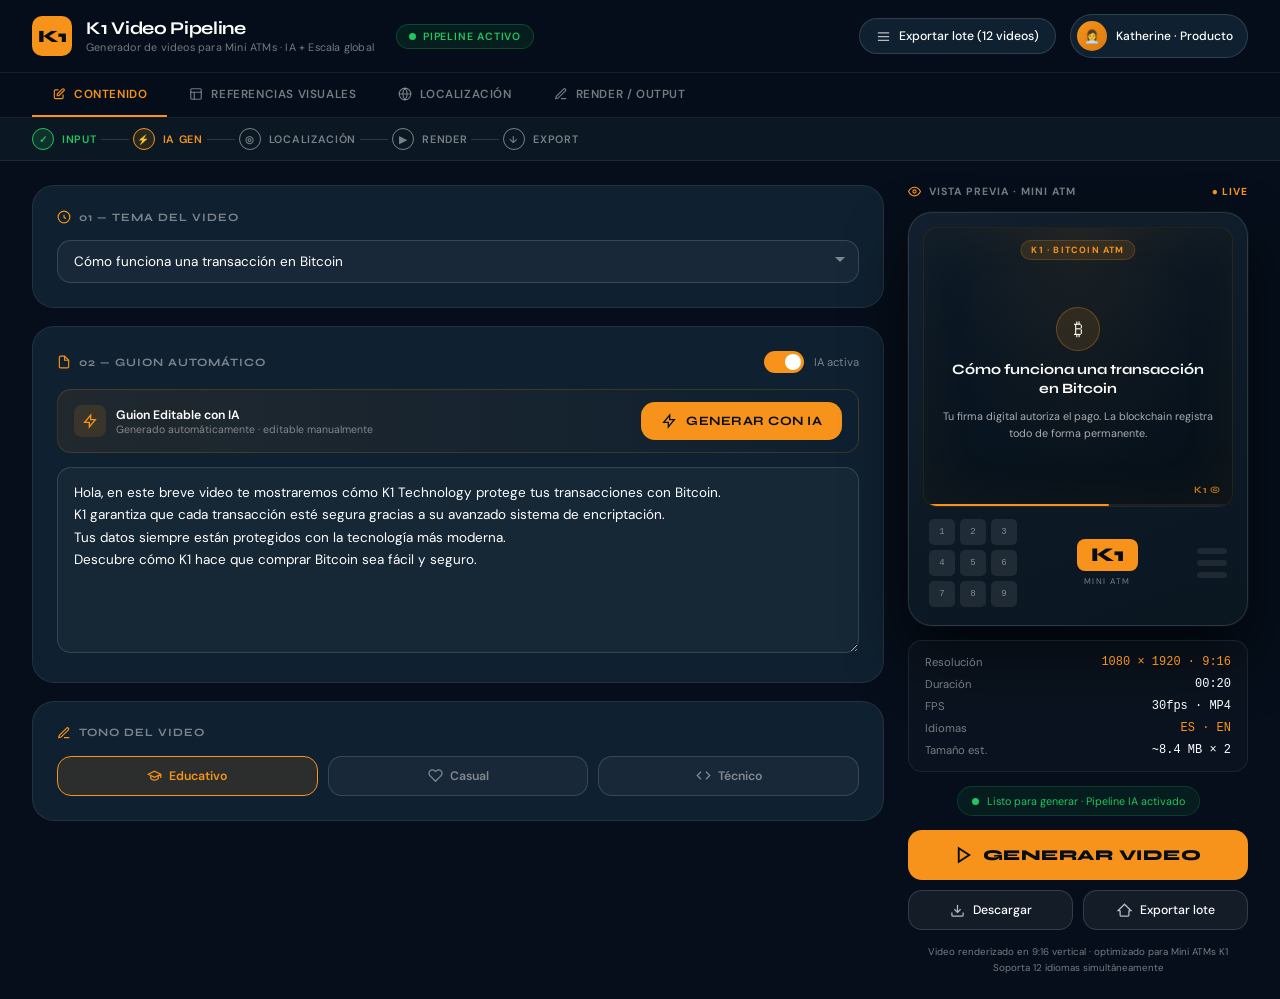
<file: index2.html>
<!DOCTYPE html>
<html lang="es">
<head>
  <meta charset="UTF-8" />
  <meta name="viewport" content="width=device-width, initial-scale=1.0" />
  <title>K1 Video Pipeline</title>
  <link rel="preconnect" href="https://fonts.googleapis.com" />
  <link rel="preconnect" href="https://fonts.gstatic.com" crossorigin />
  <link href="https://fonts.googleapis.com/css2?family=Syne:wght@400;600;700;800&family=DM+Sans:ital,opsz,wght@0,9..40,300;0,9..40,400;0,9..40,500;1,9..40,300&display=swap" rel="stylesheet" />
  <style>
    /* ─── RESET & BASE ─── */
    *, *::before, *::after { box-sizing: border-box; margin: 0; padding: 0; }
    :root {
      --bg:        #050e1a;
      --surface:   #0b1824;
      --card:      #0f2030;
      --border:    rgba(255,255,255,0.08);
      --border2:   rgba(255,255,255,0.14);
      --orange:    #f7931a;
      --orange-d:  #d97a10;
      --orange-s:  rgba(247,147,26,0.12);
      --orange-m:  rgba(247,147,26,0.22);
      --white:     #ffffff;
      --muted:     rgba(255,255,255,0.45);
      --dim:       rgba(255,255,255,0.18);
      --green:     #22c55e;
      --font-h:    'Syne', sans-serif;
      --font-b:    'DM Sans', sans-serif;
      --r:         14px;
      --r2:        22px;
      --r3:        999px;
    }
    html { font-size: 15px; }
    body {
      font-family: var(--font-b);
      background: var(--bg);
      color: var(--white);
      min-height: 100vh;
      overflow-x: hidden;
    }
    button { cursor: pointer; font-family: var(--font-b); border: none; outline: none; }
    select, textarea { font-family: var(--font-b); color: var(--white); outline: none; }
    input[type="range"] { cursor: pointer; accent-color: var(--orange); }

    /* ─── SCROLLBAR ─── */
    ::-webkit-scrollbar { width: 5px; }
    ::-webkit-scrollbar-track { background: var(--surface); }
    ::-webkit-scrollbar-thumb { background: var(--orange-m); border-radius: 99px; }

    /* ─── HEADER ─── */
    header {
      position: sticky;
      top: 0;
      z-index: 100;
      background: rgba(5,14,26,0.92);
      backdrop-filter: blur(18px);
      border-bottom: 1px solid var(--border);
    }
    .header-top {
      display: flex;
      align-items: center;
      justify-content: space-between;
      padding: 14px 32px;
    }
    .logo-wrap {
      display: flex;
      align-items: center;
      gap: 14px;
    }
    .logo-box {
      width: 40px;
      height: 40px;
      background: var(--orange);
      border-radius: 10px;
      display: flex;
      align-items: center;
      justify-content: center;
      font-family: var(--font-h);
      font-weight: 800;
      font-size: 1.15rem;
      color: #050e1a;
      letter-spacing: -0.5px;
      flex-shrink: 0;
    }
    .logo-text h1 {
      font-family: var(--font-h);
      font-size: 1.2rem;
      font-weight: 700;
      letter-spacing: -0.3px;
      line-height: 1.2;
    }
    .logo-text p {
      font-size: 0.72rem;
      color: var(--muted);
      letter-spacing: 0.2px;
    }
    .badge-active {
      display: flex;
      align-items: center;
      gap: 7px;
      background: rgba(34,197,94,0.1);
      border: 1px solid rgba(34,197,94,0.25);
      color: var(--green);
      font-size: 0.7rem;
      font-weight: 600;
      letter-spacing: 0.8px;
      padding: 5px 12px;
      border-radius: var(--r3);
    }
    .badge-active span {
      width: 7px;
      height: 7px;
      background: var(--green);
      border-radius: 50%;
      display: inline-block;
      animation: pulse 1.4s ease-in-out infinite;
    }
    @keyframes pulse {
      0%,100% { opacity: 1; transform: scale(1); }
      50%      { opacity: 0.4; transform: scale(0.7); }
    }
    .header-right {
      display: flex;
      align-items: center;
      gap: 14px;
    }
    .pill-btn {
      display: flex;
      align-items: center;
      gap: 8px;
      background: var(--card);
      border: 1px solid var(--border2);
      color: var(--white);
      padding: 9px 16px;
      border-radius: var(--r3);
      font-size: 0.82rem;
      font-weight: 500;
      transition: background 0.18s;
    }
    .pill-btn:hover { background: rgba(255,255,255,0.07); }
    .pill-btn svg { width: 15px; height: 15px; opacity: 0.7; }
    .user-chip {
      display: flex;
      align-items: center;
      gap: 9px;
      padding: 6px 14px 6px 6px;
      background: var(--card);
      border: 1px solid var(--border2);
      border-radius: var(--r3);
    }
    .user-avatar {
      width: 30px;
      height: 30px;
      background: linear-gradient(135deg, var(--orange), #d97a10);
      border-radius: 50%;
      display: flex;
      align-items: center;
      justify-content: center;
      font-size: 0.85rem;
    }
    .user-chip span { font-size: 0.8rem; font-weight: 500; }

    /* ─── TABS ─── */
    .tabs-bar {
      display: flex;
      align-items: center;
      gap: 2px;
      padding: 0 32px;
      border-top: 1px solid var(--border);
    }
    .tab-btn {
      display: flex;
      align-items: center;
      gap: 8px;
      padding: 13px 20px;
      background: none;
      color: var(--muted);
      font-size: 0.78rem;
      font-weight: 600;
      letter-spacing: 0.6px;
      border-bottom: 2.5px solid transparent;
      transition: color 0.18s, border-color 0.18s;
    }
    .tab-btn:hover { color: var(--white); }
    .tab-btn.active {
      color: var(--orange);
      border-bottom-color: var(--orange);
    }
    .tab-btn svg { width: 14px; height: 14px; }

    /* ─── PIPELINE FLOW BAR ─── */
    .flow-bar {
      display: flex;
      align-items: center;
      gap: 0;
      padding: 10px 32px;
      background: var(--surface);
      border-bottom: 1px solid var(--border);
      overflow-x: auto;
    }
    .flow-step {
      display: flex;
      align-items: center;
      gap: 8px;
      font-size: 0.72rem;
      font-weight: 600;
      letter-spacing: 0.7px;
      color: var(--muted);
      white-space: nowrap;
    }
    .flow-step.done { color: var(--green); }
    .flow-step.active { color: var(--orange); }
    .flow-dot {
      width: 22px;
      height: 22px;
      border-radius: 50%;
      display: flex;
      align-items: center;
      justify-content: center;
      border: 1.5px solid currentColor;
      font-size: 0.65rem;
    }
    .flow-step.done .flow-dot { background: rgba(34,197,94,0.15); }
    .flow-step.active .flow-dot { background: var(--orange-s); animation: pulse 1.4s infinite; }
    .flow-arrow {
      width: 28px;
      height: 1px;
      background: var(--border2);
      margin: 0 4px;
      flex-shrink: 0;
    }

    /* ─── LAYOUT ─── */
    .main-layout {
      display: flex;
      gap: 24px;
      padding: 24px 32px;
      min-height: calc(100vh - 120px);
    }
    .left-panel {
      flex: 1;
      min-width: 0;
      display: flex;
      flex-direction: column;
      gap: 18px;
    }
    .right-panel {
      width: 340px;
      flex-shrink: 0;
      position: sticky;
      top: 112px;
      align-self: flex-start;
    }

    /* ─── CARDS ─── */
    .card {
      background: var(--card);
      border: 1px solid var(--border);
      border-radius: var(--r2);
      padding: 24px;
    }
    .card-title {
      font-family: var(--font-h);
      font-size: 0.75rem;
      font-weight: 700;
      letter-spacing: 1px;
      color: var(--muted);
      text-transform: uppercase;
      margin-bottom: 16px;
      display: flex;
      align-items: center;
      gap: 8px;
    }
    .card-title svg { width: 14px; height: 14px; color: var(--orange); }

    /* ─── SECTION PANELS (hidden/shown) ─── */
    .section-panel { display: none; flex-direction: column; gap: 18px; }
    .section-panel.active { display: flex; }

    /* ─── INPUTS ─── */
    .field-label {
      font-size: 0.75rem;
      font-weight: 500;
      color: var(--muted);
      margin-bottom: 8px;
      letter-spacing: 0.3px;
    }
    .styled-select {
      width: 100%;
      background: rgba(255,255,255,0.04);
      border: 1px solid var(--border2);
      border-radius: var(--r);
      padding: 12px 16px;
      color: var(--white);
      font-size: 0.9rem;
      appearance: none;
      cursor: pointer;
      transition: border-color 0.18s;
    }
    .styled-select:focus { border-color: var(--orange); }
    .select-wrap { position: relative; }
    .select-wrap::after {
      content: '';
      position: absolute;
      right: 14px;
      top: 50%;
      transform: translateY(-50%);
      border: 5px solid transparent;
      border-top-color: var(--muted);
      pointer-events: none;
    }
    .styled-textarea {
      width: 100%;
      background: rgba(255,255,255,0.03);
      border: 1px solid var(--border2);
      border-radius: var(--r);
      padding: 14px 16px;
      color: var(--white);
      font-size: 0.9rem;
      line-height: 1.65;
      resize: vertical;
      min-height: 150px;
      transition: border-color 0.18s;
    }
    .styled-textarea:focus { border-color: var(--orange); }

    /* ─── TONO BUTTONS ─── */
    .tono-group { display: flex; gap: 10px; }
    .tono-btn {
      flex: 1;
      padding: 11px 14px;
      background: rgba(255,255,255,0.04);
      border: 1.5px solid var(--border2);
      border-radius: var(--r);
      color: var(--muted);
      font-size: 0.82rem;
      font-weight: 600;
      display: flex;
      align-items: center;
      gap: 7px;
      justify-content: center;
      transition: all 0.18s;
    }
    .tono-btn:hover { border-color: var(--dim); color: var(--white); }
    .tono-btn.active {
      border-color: var(--orange);
      background: var(--orange-s);
      color: var(--orange);
    }
    .tono-btn svg { width: 15px; height: 15px; }

    /* ─── AI BANNER ─── */
    .ai-banner {
      display: flex;
      align-items: center;
      justify-content: space-between;
      background: linear-gradient(90deg, rgba(247,147,26,0.08) 0%, transparent 100%);
      border: 1px solid rgba(247,147,26,0.18);
      border-radius: var(--r);
      padding: 12px 16px;
    }
    .ai-banner-left { display: flex; align-items: center; gap: 10px; }
    .ai-icon {
      width: 32px;
      height: 32px;
      background: var(--orange-s);
      border-radius: 8px;
      display: flex;
      align-items: center;
      justify-content: center;
    }
    .ai-icon svg { width: 16px; height: 16px; color: var(--orange); }
    .ai-label { font-size: 0.82rem; font-weight: 600; }
    .ai-sub { font-size: 0.7rem; color: var(--muted); }

    /* ─── TOGGLE ─── */
    .toggle-wrap { display: flex; align-items: center; gap: 9px; }
    .toggle {
      position: relative;
      width: 40px;
      height: 22px;
      cursor: pointer;
    }
    .toggle input { opacity: 0; width: 0; height: 0; }
    .toggle-track {
      position: absolute;
      inset: 0;
      background: rgba(255,255,255,0.12);
      border-radius: 99px;
      transition: background 0.2s;
    }
    .toggle input:checked + .toggle-track { background: var(--orange); }
    .toggle-thumb {
      position: absolute;
      top: 3px;
      left: 3px;
      width: 16px;
      height: 16px;
      background: white;
      border-radius: 50%;
      transition: transform 0.2s;
      pointer-events: none;
    }
    .toggle input:checked ~ .toggle-thumb { transform: translateX(18px); }

    /* ─── ORANGE BUTTON ─── */
    .btn-orange {
      display: flex;
      align-items: center;
      justify-content: center;
      gap: 9px;
      background: var(--orange);
      color: #050e1a;
      font-family: var(--font-h);
      font-weight: 700;
      font-size: 0.85rem;
      letter-spacing: 0.5px;
      padding: 11px 20px;
      border-radius: var(--r);
      transition: background 0.18s, transform 0.1s;
      white-space: nowrap;
      flex-shrink: 0;
    }
    .btn-orange:hover { background: var(--orange-d); }
    .btn-orange:active { transform: scale(0.97); }
    .btn-orange svg { width: 16px; height: 16px; }
    .btn-ghost {
      display: flex;
      align-items: center;
      justify-content: center;
      gap: 8px;
      background: rgba(255,255,255,0.06);
      border: 1px solid var(--border2);
      color: var(--white);
      font-size: 0.82rem;
      font-weight: 500;
      padding: 11px 18px;
      border-radius: var(--r);
      transition: background 0.18s;
      white-space: nowrap;
    }
    .btn-ghost:hover { background: rgba(255,255,255,0.1); }
    .btn-ghost svg { width: 15px; height: 15px; opacity: 0.7; }

    /* ─── DRAG & DROP ZONE ─── */
    .drop-zone {
      border: 2px dashed rgba(255,255,255,0.15);
      border-radius: var(--r2);
      padding: 40px 24px;
      text-align: center;
      cursor: pointer;
      transition: border-color 0.2s, background 0.2s;
    }
    .drop-zone:hover, .drop-zone.over {
      border-color: var(--orange);
      background: var(--orange-s);
    }
    .drop-icon {
      width: 52px;
      height: 52px;
      background: var(--orange-s);
      border-radius: var(--r);
      display: flex;
      align-items: center;
      justify-content: center;
      margin: 0 auto 16px;
    }
    .drop-icon svg { width: 24px; height: 24px; color: var(--orange); }
    .drop-title { font-family: var(--font-h); font-size: 1rem; font-weight: 600; margin-bottom: 6px; }
    .drop-sub { font-size: 0.78rem; color: var(--muted); }
    .assets-grid {
      display: grid;
      grid-template-columns: repeat(5, 1fr);
      gap: 10px;
      margin-top: 20px;
    }
    .asset-thumb {
      aspect-ratio: 1;
      background: rgba(255,255,255,0.04);
      border: 1px solid var(--border2);
      border-radius: var(--r);
      display: flex;
      flex-direction: column;
      align-items: center;
      justify-content: center;
      font-size: 0.65rem;
      color: var(--muted);
      gap: 5px;
      font-weight: 600;
      letter-spacing: 0.3px;
      cursor: pointer;
      transition: border-color 0.18s;
    }
    .asset-thumb:hover { border-color: var(--orange); }
    .asset-thumb svg { width: 20px; height: 20px; }

    /* ─── CHIPS ─── */
    .chips-wrap { display: flex; flex-wrap: wrap; gap: 8px; }
    .chip {
      padding: 8px 16px;
      border-radius: var(--r3);
      font-size: 0.8rem;
      font-weight: 500;
      cursor: pointer;
      border: 1.5px solid var(--border2);
      background: rgba(255,255,255,0.04);
      color: var(--muted);
      transition: all 0.18s;
      user-select: none;
    }
    .chip:hover { border-color: var(--dim); color: var(--white); }
    .chip.active {
      background: var(--orange-s);
      border-color: var(--orange);
      color: var(--orange);
    }

    /* ─── REGION BUTTONS ─── */
    .region-grid { display: grid; grid-template-columns: 1fr 1fr; gap: 10px; }
    .region-btn {
      padding: 14px 16px;
      border-radius: var(--r);
      border: 1.5px solid var(--border2);
      background: rgba(255,255,255,0.03);
      color: var(--muted);
      font-size: 0.85rem;
      font-weight: 500;
      text-align: center;
      cursor: pointer;
      transition: all 0.18s;
    }
    .region-btn:hover { border-color: var(--dim); color: var(--white); }
    .region-btn.active {
      border-color: var(--orange);
      background: var(--orange-s);
      color: var(--orange);
    }

    /* ─── RENDER OPTIONS ─── */
    .opt-row { display: flex; gap: 10px; }
    .opt-btn {
      flex: 1;
      padding: 12px 14px;
      border-radius: var(--r);
      border: 1.5px solid var(--border2);
      background: rgba(255,255,255,0.03);
      color: var(--muted);
      font-size: 0.82rem;
      font-weight: 600;
      text-align: center;
      cursor: pointer;
      transition: all 0.18s;
    }
    .opt-btn:hover { border-color: var(--dim); color: var(--white); }
    .opt-btn.active {
      border-color: var(--orange);
      background: var(--orange-s);
      color: var(--orange);
    }
    .opt-btn small { display: block; font-size: 0.65rem; font-weight: 400; color: var(--muted); margin-top: 3px; }
    .slider-row { display: flex; flex-direction: column; gap: 8px; }
    .slider-row-top { display: flex; justify-content: space-between; align-items: center; }
    .slider-row-top span { font-size: 0.82rem; color: var(--muted); }
    .slider-val { color: var(--orange); font-weight: 600; }
    input[type="range"] {
      width: 100%;
      height: 4px;
      background: var(--border2);
      border-radius: 99px;
      appearance: none;
    }
    input[type="range"]::-webkit-slider-thumb {
      appearance: none;
      width: 16px;
      height: 16px;
      background: var(--orange);
      border-radius: 50%;
      cursor: pointer;
      box-shadow: 0 0 0 3px rgba(247,147,26,0.2);
    }

    /* ─── RIGHT PANEL: ATM PREVIEW ─── */
    .preview-label {
      font-size: 0.7rem;
      font-weight: 700;
      letter-spacing: 1px;
      color: var(--muted);
      text-transform: uppercase;
      margin-bottom: 14px;
      display: flex;
      align-items: center;
      gap: 8px;
    }
    .preview-label svg { width: 13px; height: 13px; color: var(--orange); }

    /* ATM MOCKUP */
    .atm-shell {
      background: linear-gradient(160deg, #111f2e 0%, #0a1620 100%);
      border: 1.5px solid rgba(255,255,255,0.12);
      border-radius: 24px;
      padding: 14px;
      box-shadow: 0 30px 60px rgba(0,0,0,0.6), 0 0 0 1px rgba(255,255,255,0.04);
    }
    .atm-screen {
      background: linear-gradient(160deg, #0a1928 0%, #061018 100%);
      border-radius: 14px;
      height: 280px;
      position: relative;
      overflow: hidden;
      display: flex;
      flex-direction: column;
      align-items: center;
      justify-content: center;
      gap: 10px;
      text-align: center;
      padding: 20px 18px;
      border: 1px solid rgba(247,147,26,0.12);
      box-shadow: inset 0 0 60px rgba(247,147,26,0.06);
    }
    .atm-screen::before {
      content: '';
      position: absolute;
      inset: 0;
      background: radial-gradient(ellipse at 50% 0%, rgba(247,147,26,0.08) 0%, transparent 65%);
      pointer-events: none;
    }
    .atm-brand-tag {
      position: absolute;
      top: 12px;
      left: 50%;
      transform: translateX(-50%);
      background: rgba(247,147,26,0.12);
      border: 1px solid rgba(247,147,26,0.2);
      color: var(--orange);
      font-size: 0.6rem;
      font-weight: 700;
      letter-spacing: 1.2px;
      padding: 3px 10px;
      border-radius: 99px;
      white-space: nowrap;
    }
    .atm-bitcoin-icon {
      width: 44px;
      height: 44px;
      background: var(--orange-s);
      border: 1.5px solid rgba(247,147,26,0.3);
      border-radius: 50%;
      display: flex;
      align-items: center;
      justify-content: center;
      font-size: 1.2rem;
      margin-top: 14px;
    }
    .atm-title {
      font-family: var(--font-h);
      font-size: 0.95rem;
      font-weight: 700;
      line-height: 1.3;
    }
    #preview-guion {
      font-size: 0.72rem;
      color: rgba(255,255,255,0.65);
      line-height: 1.5;
      max-width: 100%;
    }
    .atm-watermark {
      position: absolute;
      bottom: 10px;
      right: 12px;
      font-family: var(--font-h);
      font-size: 0.65rem;
      font-weight: 700;
      color: var(--orange);
      opacity: 0.8;
      letter-spacing: 0.5px;
    }
    .atm-playbar {
      position: absolute;
      bottom: 0;
      left: 0;
      right: 0;
      height: 2.5px;
      background: rgba(255,255,255,0.06);
    }
    .atm-playbar-fill {
      height: 100%;
      width: 60%;
      background: var(--orange);
      border-radius: 99px;
      animation: playFill 20s linear infinite;
    }
    @keyframes playFill { from { width: 0%; } to { width: 100%; } }

    /* ATM BODY */
    .atm-body {
      display: flex;
      align-items: center;
      justify-content: space-between;
      padding: 12px 6px 4px;
    }
    .atm-keys {
      display: grid;
      grid-template-columns: repeat(3, 1fr);
      gap: 5px;
    }
    .key {
      width: 26px;
      height: 26px;
      background: rgba(255,255,255,0.08);
      border-radius: 5px;
      display: flex;
      align-items: center;
      justify-content: center;
      font-size: 0.6rem;
      color: var(--muted);
      font-family: 'Courier New', monospace;
    }
    .atm-logo-block {
      text-align: center;
    }
    .atm-logo-box {
      background: var(--orange);
      color: #050e1a;
      font-family: var(--font-h);
      font-weight: 800;
      font-size: 1.3rem;
      padding: 6px 14px;
      border-radius: 8px;
      letter-spacing: -0.5px;
      line-height: 1;
    }
    .atm-logo-sub {
      font-size: 0.55rem;
      color: var(--muted);
      letter-spacing: 1.5px;
      margin-top: 5px;
    }
    .atm-slot {
      display: flex;
      flex-direction: column;
      gap: 6px;
      align-items: center;
    }
    .slot-bar {
      width: 30px;
      height: 6px;
      background: rgba(255,255,255,0.08);
      border-radius: 3px;
    }

    /* ─── SPECS ─── */
    .specs-box {
      background: rgba(255,255,255,0.02);
      border: 1px solid var(--border);
      border-radius: var(--r);
      padding: 14px 16px;
      margin-top: 14px;
      display: flex;
      flex-direction: column;
      gap: 8px;
    }
    .spec-row {
      display: flex;
      justify-content: space-between;
      align-items: center;
      font-size: 0.75rem;
    }
    .spec-row span:first-child { color: var(--muted); }
    .spec-row span:last-child { color: var(--white); font-weight: 500; font-family: monospace; font-size: 0.8rem; }
    .spec-orange { color: var(--orange) !important; }

    /* ─── STATUS BAR ─── */
    .status-chip {
      display: flex;
      align-items: center;
      gap: 8px;
      font-size: 0.72rem;
      color: var(--green);
      background: rgba(34,197,94,0.08);
      border: 1px solid rgba(34,197,94,0.18);
      padding: 7px 14px;
      border-radius: var(--r3);
    }
    .status-chip span { width: 7px; height: 7px; background: var(--green); border-radius: 50%; animation: pulse 1.4s infinite; display: inline-block; }

    /* ─── ACTION BUTTONS ─── */
    .action-stack { display: flex; flex-direction: column; gap: 10px; margin-top: 14px; }
    .btn-primary-lg {
      width: 100%;
      background: var(--orange);
      color: #050e1a;
      font-family: var(--font-h);
      font-weight: 800;
      font-size: 1rem;
      letter-spacing: 0.5px;
      padding: 16px;
      border-radius: var(--r);
      display: flex;
      align-items: center;
      justify-content: center;
      gap: 10px;
      transition: background 0.18s, transform 0.1s;
      cursor: pointer;
      border: none;
    }
    .btn-primary-lg:hover { background: var(--orange-d); }
    .btn-primary-lg:active { transform: scale(0.98); }
    .btn-primary-lg svg { width: 18px; height: 18px; }
    .action-row { display: grid; grid-template-columns: 1fr 1fr 1fr; gap: 8px; }
    .btn-action {
      background: rgba(255,255,255,0.05);
      border: 1px solid var(--border2);
      color: var(--white);
      font-size: 0.72rem;
      font-weight: 600;
      padding: 12px 8px;
      border-radius: var(--r);
      display: flex;
      flex-direction: column;
      align-items: center;
      gap: 6px;
      cursor: pointer;
      transition: background 0.18s, border-color 0.18s;
    }
    .btn-action:hover { background: rgba(255,255,255,0.09); border-color: var(--dim); }
    .btn-action svg { width: 16px; height: 16px; opacity: 0.8; }

    /* ─── TOAST ─── */
    #toast {
      position: fixed;
      bottom: 28px;
      left: 50%;
      transform: translateX(-50%) translateY(80px);
      background: var(--card);
      border: 1px solid var(--orange);
      color: var(--white);
      padding: 13px 22px;
      border-radius: var(--r3);
      font-size: 0.85rem;
      font-weight: 500;
      display: flex;
      align-items: center;
      gap: 10px;
      opacity: 0;
      transition: transform 0.3s, opacity 0.3s;
      z-index: 999;
      white-space: nowrap;
    }
    #toast.show { transform: translateX(-50%) translateY(0); opacity: 1; }
    #toast svg { width: 16px; height: 16px; color: var(--orange); flex-shrink: 0; }

    /* ─── LOADING OVERLAY ─── */
    #loading-overlay {
      position: fixed;
      inset: 0;
      background: rgba(5,14,26,0.88);
      backdrop-filter: blur(12px);
      z-index: 200;
      display: none;
      flex-direction: column;
      align-items: center;
      justify-content: center;
      gap: 20px;
    }
    #loading-overlay.show { display: flex; }
    .loading-logo {
      background: var(--orange);
      color: #050e1a;
      font-family: var(--font-h);
      font-weight: 800;
      font-size: 1.8rem;
      padding: 12px 22px;
      border-radius: 14px;
      letter-spacing: -1px;
    }
    .loading-bar-wrap {
      width: 280px;
      height: 4px;
      background: var(--border2);
      border-radius: 99px;
      overflow: hidden;
    }
    .loading-bar {
      height: 100%;
      background: var(--orange);
      border-radius: 99px;
      animation: loadBar 2.2s ease-in-out forwards;
    }
    @keyframes loadBar { from { width: 0%; } to { width: 100%; } }
    .loading-text { font-size: 0.82rem; color: var(--muted); text-align: center; }
    .loading-steps { display: flex; flex-direction: column; gap: 10px; align-items: flex-start; margin-top: 6px; }
    .loading-step { font-size: 0.78rem; color: var(--muted); display: flex; align-items: center; gap: 10px; }
    .loading-step.done { color: var(--green); }
    .loading-step svg { width: 14px; height: 14px; }
  </style>
</head>
<body>

<!-- ─── HEADER ─── -->
<header>
  <div class="header-top">
    <div class="logo-wrap">
      <div class="logo-box">K1</div>
      <div class="logo-text">
        <h1>K1 Video Pipeline</h1>
        <p>Generador de videos para Mini ATMs · IA + Escala global</p>
      </div>
      <div class="badge-active" style="margin-left:8px;">
        <span></span>
        PIPELINE ACTIVO
      </div>
    </div>
    <div class="header-right">
      <button class="pill-btn" onclick="exportarLote()">
        <svg viewBox="0 0 24 24" fill="none" stroke="currentColor" stroke-width="2"><path d="M3 6h18M3 12h18M3 18h18"/></svg>
        Exportar lote (12 videos)
      </button>
      <div class="user-chip">
        <div class="user-avatar">👩‍💼</div>
        <span>Katherine · Producto</span>
      </div>
    </div>
  </div>

  <!-- TABS -->
  <div class="tabs-bar">
    <button class="tab-btn active" data-tab="0" onclick="switchTab(0)">
      <svg viewBox="0 0 24 24" fill="none" stroke="currentColor" stroke-width="2"><path d="M11 5H6a2 2 0 00-2 2v11a2 2 0 002 2h11a2 2 0 002-2v-5m-1.414-9.414a2 2 0 112.828 2.828L11.828 15H9v-2.828l8.586-8.586z"/></svg>
      CONTENIDO
    </button>
    <button class="tab-btn" data-tab="1" onclick="switchTab(1)">
      <svg viewBox="0 0 24 24" fill="none" stroke="currentColor" stroke-width="2"><rect x="3" y="3" width="18" height="18" rx="2"/><path d="M3 9h18M9 21V9"/></svg>
      REFERENCIAS VISUALES
    </button>
    <button class="tab-btn" data-tab="2" onclick="switchTab(2)">
      <svg viewBox="0 0 24 24" fill="none" stroke="currentColor" stroke-width="2"><circle cx="12" cy="12" r="10"/><path d="M2 12h20M12 2a15.3 15.3 0 010 20M12 2a15.3 15.3 0 000 20"/></svg>
      LOCALIZACIÓN
    </button>
    <button class="tab-btn" data-tab="3" onclick="switchTab(3)">
      <svg viewBox="0 0 24 24" fill="none" stroke="currentColor" stroke-width="2"><path d="M12 20h9M16.5 3.5a2.121 2.121 0 013 3L7 19l-4 1 1-4L16.5 3.5z"/></svg>
      RENDER / OUTPUT
    </button>
  </div>
</header>

<!-- ─── PIPELINE FLOW ─── -->
<div class="flow-bar">
  <div class="flow-step done">
    <div class="flow-dot">✓</div>
    INPUT
  </div>
  <div class="flow-arrow"></div>
  <div class="flow-step active">
    <div class="flow-dot">⚡</div>
    IA GEN
  </div>
  <div class="flow-arrow"></div>
  <div class="flow-step">
    <div class="flow-dot">◎</div>
    LOCALIZACIÓN
  </div>
  <div class="flow-arrow"></div>
  <div class="flow-step">
    <div class="flow-dot">▶</div>
    RENDER
  </div>
  <div class="flow-arrow"></div>
  <div class="flow-step">
    <div class="flow-dot">↓</div>
    EXPORT
  </div>
</div>

<!-- ─── MAIN LAYOUT ─── -->
<div class="main-layout">

  <!-- LEFT PANEL -->
  <div class="left-panel">

    <!-- ══════════ TAB 0: CONTENIDO ══════════ -->
    <div class="section-panel active" id="panel-0">

      <!-- Tema del video -->
      <div class="card">
        <div class="card-title">
          <svg viewBox="0 0 24 24" fill="none" stroke="currentColor" stroke-width="2"><circle cx="12" cy="12" r="10"/><path d="M12 8v4l3 3"/></svg>
          01 — TEMA DEL VIDEO
        </div>
        <div class="select-wrap">
          <select class="styled-select" id="tema-select" onchange="actualizarPreviewTitulo()">
            <option>Cómo funciona una transacción en Bitcoin</option>
            <option>Por qué El Salvador adoptó Bitcoin como moneda legal</option>
            <option>Cómo K1 Mini protege tu billetera digital</option>
            <option>Beneficios de comprar Bitcoin en un Mini ATM K1</option>
          </select>
        </div>
      </div>

      <!-- Guion automático -->
      <div class="card">
        <div style="display:flex;align-items:center;justify-content:space-between;margin-bottom:16px;">
          <div class="card-title" style="margin:0;">
            <svg viewBox="0 0 24 24" fill="none" stroke="currentColor" stroke-width="2" style="color:var(--orange)"><path d="M13 2H6a2 2 0 00-2 2v16a2 2 0 002 2h12a2 2 0 002-2V9z"/><polyline points="13 2 13 9 20 9"/></svg>
            02 — GUION AUTOMÁTICO
          </div>
          <div style="display:flex;align-items:center;gap:10px;">
            <label class="toggle">
              <input type="checkbox" checked id="ia-toggle" />
              <div class="toggle-track"></div>
              <div class="toggle-thumb"></div>
            </label>
            <span style="font-size:0.75rem;color:var(--muted);">IA activa</span>
          </div>
        </div>

        <!-- AI Banner -->
        <div class="ai-banner" style="margin-bottom:14px;">
          <div class="ai-banner-left">
            <div class="ai-icon">
              <svg viewBox="0 0 24 24" fill="none" stroke="currentColor" stroke-width="2"><path d="M13 10V3L4 14h7v7l9-11h-7z"/></svg>
            </div>
            <div>
              <div class="ai-label">Guion Editable con IA</div>
              <div class="ai-sub">Generado automáticamente · editable manualmente</div>
            </div>
          </div>
          <button class="btn-orange" onclick="generarConIA()">
            <svg viewBox="0 0 24 24" fill="none" stroke="currentColor" stroke-width="2"><path d="M13 10V3L4 14h7v7l9-11h-7z"/></svg>
            GENERAR CON IA
          </button>
        </div>

        <textarea class="styled-textarea" id="guion-textarea" rows="7"
          oninput="actualizarPreviewGuion()"
>Hola, en este breve video te mostraremos cómo K1 Technology protege tus transacciones con Bitcoin.
K1 garantiza que cada transacción esté segura gracias a su avanzado sistema de encriptación.
Tus datos siempre están protegidos con la tecnología más moderna.
Descubre cómo K1 hace que comprar Bitcoin sea fácil y seguro.</textarea>
      </div>

      <!-- Tono -->
      <div class="card">
        <div class="card-title">
          <svg viewBox="0 0 24 24" fill="none" stroke="currentColor" stroke-width="2"><path d="M12 20h9M16.5 3.5a2.121 2.121 0 013 3L7 19l-4 1 1-4L16.5 3.5z"/></svg>
          TONO DEL VIDEO
        </div>
        <div class="tono-group">
          <button class="tono-btn active" onclick="seleccionarTono(this)">
            <svg viewBox="0 0 24 24" fill="none" stroke="currentColor" stroke-width="2"><path d="M22 10v6M2 10l10-5 10 5-10 5z"/><path d="M6 12v5c3 3 9 3 12 0v-5"/></svg>
            Educativo
          </button>
          <button class="tono-btn" onclick="seleccionarTono(this)">
            <svg viewBox="0 0 24 24" fill="none" stroke="currentColor" stroke-width="2"><path d="M20.84 4.61a5.5 5.5 0 00-7.78 0L12 5.67l-1.06-1.06a5.5 5.5 0 00-7.78 7.78l1.06 1.06L12 21.23l7.78-7.78 1.06-1.06a5.5 5.5 0 000-7.78z"/></svg>
            Casual
          </button>
          <button class="tono-btn" onclick="seleccionarTono(this)">
            <svg viewBox="0 0 24 24" fill="none" stroke="currentColor" stroke-width="2"><polyline points="16 18 22 12 16 6"/><polyline points="8 6 2 12 8 18"/></svg>
            Técnico
          </button>
        </div>
      </div>
    </div>

    <!-- ══════════ TAB 1: REFERENCIAS VISUALES ══════════ -->
    <div class="section-panel" id="panel-1">
      <div class="card">
        <div class="card-title">
          <svg viewBox="0 0 24 24" fill="none" stroke="currentColor" stroke-width="2"><rect x="3" y="3" width="18" height="18" rx="2"/><circle cx="8.5" cy="8.5" r="1.5"/><polyline points="21 15 16 10 5 21"/></svg>
          03 — REFERENCIAS VISUALES &amp; ASSETS
        </div>

        <div class="drop-zone" id="drop-zone"
          ondragover="event.preventDefault();this.classList.add('over')"
          ondragleave="this.classList.remove('over')"
          ondrop="handleDrop(event)"
          onclick="document.getElementById('file-input').click()">
          <div class="drop-icon">
            <svg viewBox="0 0 24 24" fill="none" stroke="currentColor" stroke-width="2"><polyline points="16 16 12 12 8 16"/><line x1="12" y1="12" x2="12" y2="21"/><path d="M20.39 18.39A5 5 0 0018 9h-1.26A8 8 0 103 16.3"/></svg>
          </div>
          <div class="drop-title">Arrastra imágenes, logos o estilos aquí</div>
          <div class="drop-sub">PNG · JPG · SVG · MP4 · Hasta 50 MB por archivo</div>
          <input type="file" id="file-input" style="display:none;" multiple accept="image/*,video/*" onchange="handleFileInput(this)" />
        </div>

        <div id="assets-grid" class="assets-grid">
          <div class="asset-thumb" title="Logo K1">
            <svg viewBox="0 0 24 24" fill="none" stroke="currentColor" stroke-width="1.5" style="color:var(--orange)"><rect x="2" y="2" width="20" height="20" rx="4"/><path d="M7 7l5 5-5 5M13 12h4"/></svg>
            K1 LOGO
          </div>
          <div class="asset-thumb" title="Fondo bitcoin">
            <svg viewBox="0 0 24 24" fill="none" stroke="currentColor" stroke-width="1.5" style="color:var(--orange)"><circle cx="12" cy="12" r="10"/><path d="M9 8h4.5a2 2 0 010 4H9v4h4.5a2 2 0 000-4"/><path d="M9 12h6"/></svg>
            BTC BG
          </div>
          <div class="asset-thumb" title="ATM mockup">
            <svg viewBox="0 0 24 24" fill="none" stroke="currentColor" stroke-width="1.5"><rect x="4" y="2" width="16" height="20" rx="2"/><line x1="12" y1="18" x2="12" y2="18"/></svg>
            ATM MOCK
          </div>
          <div class="asset-thumb" title="Bandera El Salvador">
            <span style="font-size:1.3rem;">🇸🇻</span>
            FLAG SV
          </div>
          <div class="asset-thumb" style="opacity:0.4;" onclick="document.getElementById('file-input').click()">
            <svg viewBox="0 0 24 24" fill="none" stroke="currentColor" stroke-width="2"><line x1="12" y1="5" x2="12" y2="19"/><line x1="5" y1="12" x2="19" y2="12"/></svg>
            + Agregar
          </div>
        </div>
      </div>
    </div>

    <!-- ══════════ TAB 2: LOCALIZACIÓN ══════════ -->
    <div class="section-panel" id="panel-2">
      <div class="card">
        <div class="card-title">
          <svg viewBox="0 0 24 24" fill="none" stroke="currentColor" stroke-width="2"><circle cx="12" cy="12" r="10"/><path d="M2 12h20M12 2a15.3 15.3 0 010 20M12 2a15.3 15.3 0 000 20"/></svg>
          LOCALIZACIÓN GLOBAL
        </div>

        <div class="field-label">Idioma base</div>
        <div class="select-wrap" style="margin-bottom:22px;">
          <select class="styled-select">
            <option>Español (El Salvador)</option>
            <option>English (US)</option>
          </select>
        </div>

        <div class="field-label">Idiomas a generar</div>
        <div class="chips-wrap" style="margin-bottom:22px;">
          <div class="chip active" onclick="toggleChip(this)">🇪🇸 Español</div>
          <div class="chip active" onclick="toggleChip(this)">🇬🇧 Inglés</div>
          <div class="chip" onclick="toggleChip(this)">🇯🇵 Japonés</div>
          <div class="chip" onclick="toggleChip(this)">🇵🇹 Portugués</div>
          <div class="chip" onclick="toggleChip(this)">🇫🇷 Francés</div>
          <div class="chip" onclick="toggleChip(this)">🇸🇦 Árabe</div>
          <div class="chip" onclick="toggleChip(this)">🇩🇪 Alemán</div>
          <div class="chip" onclick="toggleChip(this)">🇮🇳 Hindi</div>
        </div>

        <div class="field-label">Región (opcional)</div>
        <div class="region-grid">
          <div class="region-btn active" onclick="toggleRegion(this)">🇸🇻 El Salvador</div>
          <div class="region-btn" onclick="toggleRegion(this)">🇯🇵 Japón</div>
          <div class="region-btn" onclick="toggleRegion(this)">🇳🇬 Nigeria</div>
          <div class="region-btn" onclick="toggleRegion(this)">🇺🇸 Estados Unidos</div>
          <div class="region-btn" onclick="toggleRegion(this)">🇧🇷 Brasil</div>
          <div class="region-btn" onclick="toggleRegion(this)">🇩🇪 Alemania</div>
        </div>
      </div>
    </div>

    <!-- ══════════ TAB 3: RENDER / OUTPUT ══════════ -->
    <div class="section-panel" id="panel-3">
      <div class="card">
        <div class="card-title">
          <svg viewBox="0 0 24 24" fill="none" stroke="currentColor" stroke-width="2"><polygon points="23 7 16 12 23 17 23 7"/><rect x="1" y="5" width="15" height="14" rx="2"/></svg>
          RENDER / OUTPUT
        </div>

        <!-- Duración -->
        <div class="field-label">Duración del video</div>
        <div class="slider-row" style="margin-bottom:20px;">
          <div class="slider-row-top">
            <span>Duración</span>
            <span class="slider-val" id="dur-val">20 seg</span>
          </div>
          <input type="range" min="15" max="30" value="20" id="dur-slider"
            oninput="document.getElementById('dur-val').textContent=this.value+' seg';document.getElementById('spec-dur').textContent='00:'+this.value" />
        </div>

        <!-- Formato -->
        <div class="field-label" style="margin-bottom:8px;">Formato</div>
        <div class="opt-row" style="margin-bottom:20px;">
          <div class="opt-btn active" onclick="toggleOpt(this, '.format-group')">MP4 (recomendado)</div>
          <div class="opt-btn format-group" onclick="toggleOpt(this, '.format-group')">GIF</div>
        </div>

        <!-- Resolución -->
        <div class="field-label" style="margin-bottom:8px;">Resolución / Orientación</div>
        <div class="opt-row" style="margin-bottom:20px;">
          <div class="opt-btn active" onclick="toggleOpt(this, '.res-group')">
            9:16
            <small>Pantalla vertical ATM</small>
          </div>
          <div class="opt-btn res-group" onclick="toggleOpt(this, '.res-group')">
            4:3
            <small>Pantalla táctil K1</small>
          </div>
          <div class="opt-btn res-group" onclick="toggleOpt(this, '.res-group')">
            16:9
            <small>Redes sociales</small>
          </div>
        </div>

        <!-- Calidad + FPS -->
        <div style="display:grid;grid-template-columns:1fr 1fr;gap:20px;margin-bottom:20px;">
          <div>
            <div class="field-label" style="margin-bottom:8px;">Calidad</div>
            <div class="opt-row">
              <div class="opt-btn active" onclick="toggleOpt(this, '.q-group')">1080p</div>
              <div class="opt-btn q-group" onclick="toggleOpt(this, '.q-group')">720p</div>
            </div>
          </div>
          <div>
            <div class="field-label">FPS</div>
            <div class="select-wrap">
              <select class="styled-select">
                <option>30 FPS (suave)</option>
                <option>24 FPS (cinemático)</option>
              </select>
            </div>
          </div>
        </div>

        <!-- Branding -->
        <div style="border-top:1px solid var(--border);padding-top:20px;">
          <div style="display:flex;align-items:center;justify-content:space-between;margin-bottom:16px;">
            <span style="font-weight:600;">Branding K1</span>
            <label class="toggle">
              <input type="checkbox" checked id="branding-toggle" onchange="actualizarWatermark()" />
              <div class="toggle-track"></div>
              <div class="toggle-thumb"></div>
            </label>
          </div>
          <div style="display:grid;grid-template-columns:1fr 1fr;gap:16px;">
            <div>
              <div class="field-label">Posición</div>
              <div class="select-wrap">
                <select class="styled-select" id="brand-pos" onchange="actualizarWatermark()">
                  <option value="bottom-right">Abajo derecha</option>
                  <option value="bottom-left">Abajo izquierda</option>
                  <option value="top">Arriba centro</option>
                </select>
              </div>
            </div>
            <div>
              <div class="field-label">Opacidad: <span id="op-val" style="color:var(--orange)">100%</span></div>
              <input type="range" min="20" max="100" value="100" id="op-slider"
                oninput="document.getElementById('op-val').textContent=this.value+'%';document.getElementById('atm-watermark-el').style.opacity=this.value/100" />
            </div>
          </div>
        </div>
      </div>
    </div>

  </div><!-- /left-panel -->

  <!-- RIGHT PANEL: PREVIEW -->
  <div class="right-panel">
    <div class="preview-label">
      <svg viewBox="0 0 24 24" fill="none" stroke="currentColor" stroke-width="2"><path d="M1 12s4-8 11-8 11 8 11 8-4 8-11 8-11-8-11-8z"/><circle cx="12" cy="12" r="3"/></svg>
      VISTA PREVIA · MINI ATM
      <span style="margin-left:auto;color:var(--orange);font-size:0.68rem;animation:pulse 1.4s infinite;">● LIVE</span>
    </div>

    <!-- ATM SHELL -->
    <div class="atm-shell">
      <!-- Screen -->
      <div class="atm-screen">
        <div class="atm-brand-tag">K1 · BITCOIN ATM</div>
        <div class="atm-bitcoin-icon">₿</div>
        <div class="atm-title" id="preview-titulo">Cómo funciona una transacción en Bitcoin</div>
        <div id="preview-guion">Tu firma digital autoriza el pago. La blockchain registra todo de forma permanente.</div>
        <div class="atm-watermark" id="atm-watermark-el">K1 ©</div>
        <div class="atm-playbar"><div class="atm-playbar-fill"></div></div>
      </div>

      <!-- ATM Body -->
      <div class="atm-body">
        <div class="atm-keys">
          <div class="key">1</div><div class="key">2</div><div class="key">3</div>
          <div class="key">4</div><div class="key">5</div><div class="key">6</div>
          <div class="key">7</div><div class="key">8</div><div class="key">9</div>
        </div>
        <div class="atm-logo-block">
          <div class="atm-logo-box">K1</div>
          <div class="atm-logo-sub">MINI ATM</div>
        </div>
        <div class="atm-slot">
          <div class="slot-bar"></div>
          <div class="slot-bar"></div>
          <div class="slot-bar"></div>
        </div>
      </div>
    </div>

    <!-- SPECS -->
    <div class="specs-box">
      <div class="spec-row"><span>Resolución</span><span class="spec-orange">1080 × 1920 · 9:16</span></div>
      <div class="spec-row"><span>Duración</span><span id="spec-dur">00:20</span></div>
      <div class="spec-row"><span>FPS</span><span>30fps · MP4</span></div>
      <div class="spec-row"><span>Idiomas</span><span class="spec-orange">ES · EN</span></div>
      <div class="spec-row"><span>Tamaño est.</span><span>~8.4 MB × 2</span></div>
    </div>

    <!-- STATUS -->
    <div style="display:flex;justify-content:center;margin:14px 0 0;">
      <div class="status-chip" id="status-chip">
        <span></span>
        Listo para generar · Pipeline IA activado
      </div>
    </div>

    <!-- ACTIONS -->
    <div class="action-stack">
      <button class="btn-primary-lg" id="gen-btn" onclick="generarVideo()">
        <svg viewBox="0 0 24 24" fill="none" stroke="currentColor" stroke-width="2.5"><polygon points="5 3 19 12 5 21 5 3"/></svg>
        GENERAR VIDEO
      </button>
      <div style="display:flex;gap:10px;">
        <button class="btn-ghost" style="flex:1;" onclick="descargar()">
          <svg viewBox="0 0 24 24" fill="none" stroke="currentColor" stroke-width="2"><path d="M21 15v4a2 2 0 01-2 2H5a2 2 0 01-2-2v-4"/><polyline points="7 10 12 15 17 10"/><line x1="12" y1="15" x2="12" y2="3"/></svg>
          Descargar
        </button>
        <button class="btn-ghost" style="flex:1;" onclick="exportarLote()">
          <svg viewBox="0 0 24 24" fill="none" stroke="currentColor" stroke-width="2"><path d="M5 12H2l10-10 10 10h-3"/><path d="M5 12v7a2 2 0 002 2h10a2 2 0 002-2v-7"/></svg>
          Exportar lote
        </button>
      </div>
    </div>

    <p style="font-size:0.65rem;color:var(--muted);text-align:center;margin-top:14px;line-height:1.6;">
      Video renderizado en 9:16 vertical · optimizado para Mini ATMs K1<br>
      Soporta 12 idiomas simultáneamente
    </p>
  </div>

</div><!-- /main-layout -->

<!-- LOADING OVERLAY -->
<div id="loading-overlay">
  <div class="loading-logo">K1</div>
  <div style="font-family:var(--font-h);font-size:1.1rem;font-weight:600;">Generando video con IA...</div>
  <div class="loading-bar-wrap">
    <div class="loading-bar" id="loading-bar"></div>
  </div>
  <div class="loading-steps" id="loading-steps">
    <div class="loading-step" id="step-1">
      <svg viewBox="0 0 24 24" fill="none" stroke="currentColor" stroke-width="2" style="color:var(--muted)"><circle cx="12" cy="12" r="10"/></svg>
      Procesando guion con IA...
    </div>
    <div class="loading-step" id="step-2">
      <svg viewBox="0 0 24 24" fill="none" stroke="currentColor" stroke-width="2" style="color:var(--muted)"><circle cx="12" cy="12" r="10"/></svg>
      Generando assets visuales...
    </div>
    <div class="loading-step" id="step-3">
      <svg viewBox="0 0 24 24" fill="none" stroke="currentColor" stroke-width="2" style="color:var(--muted)"><circle cx="12" cy="12" r="10"/></svg>
      Localizando a 2 idiomas...
    </div>
    <div class="loading-step" id="step-4">
      <svg viewBox="0 0 24 24" fill="none" stroke="currentColor" stroke-width="2" style="color:var(--muted)"><circle cx="12" cy="12" r="10"/></svg>
      Renderizando 1080p 9:16...
    </div>
  </div>
</div>

<!-- TOAST -->
<div id="toast">
  <svg viewBox="0 0 24 24" fill="none" stroke="currentColor" stroke-width="2"><polyline points="20 6 9 17 4 12"/></svg>
  <span id="toast-msg"></span>
</div>

<script>
  /* ─── TABS ─── */
  function switchTab(n) {
    document.querySelectorAll('.tab-btn').forEach((b, i) => b.classList.toggle('active', i === n));
    document.querySelectorAll('.section-panel').forEach((p, i) => p.classList.toggle('active', i === n));
  }

  /* ─── TONO ─── */
  function seleccionarTono(el) {
    document.querySelectorAll('.tono-btn').forEach(b => b.classList.remove('active'));
    el.classList.add('active');
  }

  /* ─── CHIPS ─── */
  function toggleChip(el) {
    el.classList.toggle('active');
  }

  /* ─── REGION ─── */
  function toggleRegion(el) {
    el.classList.toggle('active');
  }

  /* ─── OPT BUTTONS (radio-like) ─── */
  function toggleOpt(el, groupSel) {
    const siblings = document.querySelectorAll(groupSel);
    siblings.forEach(s => s.classList.remove('active'));
    el.classList.add('active');
  }

  /* ─── PREVIEW UPDATE ─── */
  function actualizarPreviewTitulo() {
    const val = document.getElementById('tema-select').value;
    document.getElementById('preview-titulo').textContent = val;
  }

  function actualizarPreviewGuion() {
    const lines = document.getElementById('guion-textarea').value.split('\n').filter(l => l.trim());
    const preview = lines[0] ? lines[0].substring(0, 90) + (lines[0].length > 90 ? '…' : '') : '';
    document.getElementById('preview-guion').textContent = preview;
  }

  function actualizarWatermark() {
    const visible = document.getElementById('branding-toggle').checked;
    document.getElementById('atm-watermark-el').style.display = visible ? 'block' : 'none';
  }

  /* ─── DRAG & DROP ─── */
  function handleDrop(e) {
    e.preventDefault();
    document.getElementById('drop-zone').classList.remove('over');
    const files = Array.from(e.dataTransfer.files);
    agregarAssets(files);
  }

  function handleFileInput(input) {
    const files = Array.from(input.files);
    agregarAssets(files);
    input.value = '';
  }

  function agregarAssets(files) {
    const grid = document.getElementById('assets-grid');
    const addBtn = grid.querySelector('[style*="opacity:0.4"]');
    files.forEach(f => {
      const thumb = document.createElement('div');
      thumb.className = 'asset-thumb';
      const ext = f.name.split('.').pop().toUpperCase();
      const name = f.name.substring(0, 8);
      thumb.innerHTML = `<svg viewBox="0 0 24 24" fill="none" stroke="currentColor" stroke-width="1.5" style="color:var(--orange)"><rect x="3" y="3" width="18" height="18" rx="2"/><polyline points="3 9 21 9"/></svg><span>${name}</span>`;
      grid.insertBefore(thumb, addBtn);
    });
    showToast(`${files.length} asset(s) agregado(s) al pipeline`);
  }

  /* ─── GENERAR CON IA ─── */
  function generarConIA() {
    const ta = document.getElementById('guion-textarea');
    ta.value = '⏳ Generando con IA...';
    setTimeout(() => {
      ta.value = `Una transacción en Bitcoin es como enviar dinero digital sin intermediarios.
Tu firma digital autoriza el pago de forma segura y privada.
La blockchain registra todo de manera permanente e inmutable.
K1 Technology hace que este proceso sea rápido, sencillo y accesible para todos.`;
      actualizarPreviewGuion();
      showToast('Guion generado con IA exitosamente');
    }, 1600);
  }

  /* ─── GENERAR VIDEO ─── */
  function generarVideo() {
    const overlay = document.getElementById('loading-overlay');
    const bar = document.getElementById('loading-bar');
    overlay.classList.add('show');
    bar.style.animation = 'none';
    bar.offsetHeight; // reflow
    bar.style.animation = 'loadBar 2.4s ease-in-out forwards';

    const steps = ['step-1','step-2','step-3','step-4'];
    const times = [500, 1000, 1600, 2000];
    steps.forEach((id, i) => {
      setTimeout(() => {
        const el = document.getElementById(id);
        el.classList.add('done');
        el.querySelector('svg').innerHTML = '<polyline points="20 6 9 17 4 12" stroke="var(--green)"/>';
      }, times[i]);
    });

    setTimeout(() => {
      overlay.classList.remove('show');
      document.getElementById('status-chip').innerHTML = `
        <svg viewBox="0 0 24 24" fill="none" stroke="currentColor" stroke-width="2" style="width:14px;height:14px;color:var(--orange)"><polyline points="20 6 9 17 4 12"/></svg>
        Video generado · 1080p · ES + EN
      `;
      document.getElementById('status-chip').style.color = 'var(--orange)';
      document.getElementById('status-chip').style.background = 'var(--orange-s)';
      document.getElementById('status-chip').style.borderColor = 'rgba(247,147,26,0.25)';
      showToast('¡Video generado exitosamente! Listo para descargar.');
      // Reset steps for next time
      steps.forEach(id => {
        const el = document.getElementById(id);
        el.classList.remove('done');
        el.querySelector('svg').innerHTML = '<circle cx="12" cy="12" r="10" stroke="var(--muted)"/>';
      });
    }, 2700);
  }

  /* ─── DESCARGAR ─── */
  function descargar() {
    showToast('Descargando K1_Bitcoin_1080p_ES.mp4...');
  }

  /* ─── EXPORTAR LOTE ─── */
  function exportarLote() {
    showToast('Exportando lote: 12 videos en 4 idiomas para 142 Mini ATMs...');
  }

  /* ─── TOAST ─── */
  let toastTimer = null;
  function showToast(msg) {
    const t = document.getElementById('toast');
    document.getElementById('toast-msg').textContent = msg;
    t.classList.add('show');
    if (toastTimer) clearTimeout(toastTimer);
    toastTimer = setTimeout(() => t.classList.remove('show'), 3000);
  }

  /* ─── INIT ─── */
  document.getElementById('guion-textarea').addEventListener('input', actualizarPreviewGuion);
</script>
</body>
</html>
</file>
